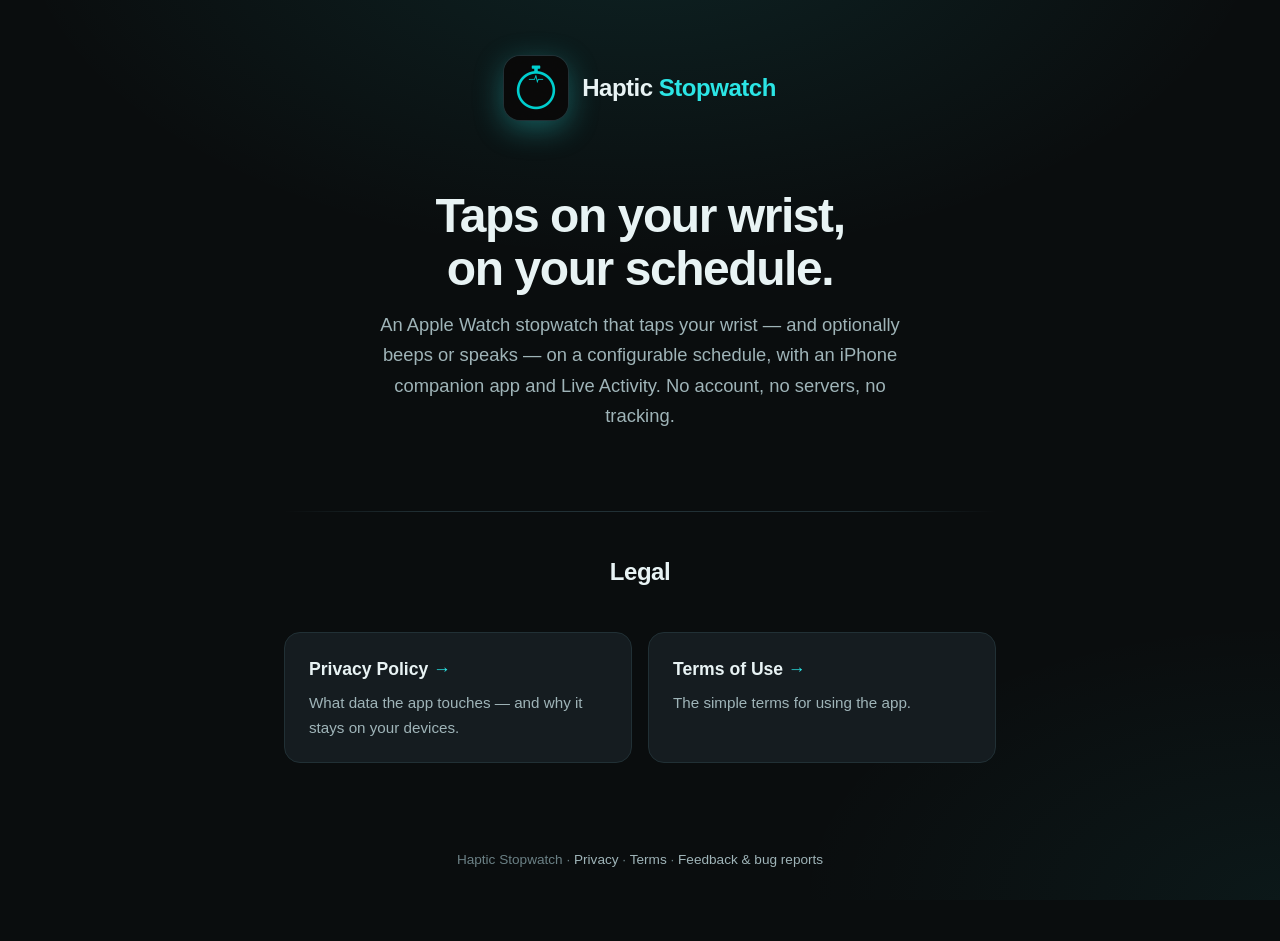
<file: index.html>
<!doctype html>
<html lang="en">
  <head>
    <meta charset="utf-8" />
    <meta name="viewport" content="width=device-width, initial-scale=1" />
    <title>Haptic Stopwatch</title>
    <meta
      name="description"
      content="Haptic Stopwatch — an Apple Watch stopwatch that taps your wrist on a schedule. Privacy policy and terms of use."
    />
    <meta name="theme-color" content="#0a0d0e" />
    <link rel="icon" type="image/png" href="assets/logo.png" />
    <link rel="stylesheet" href="assets/styles.css" />
  </head>
  <body>
    <header class="site-header">
      <a class="brand" href="index.html">
        <img src="assets/logo.png" alt="Haptic Stopwatch icon" />
        <span class="brand-name">Haptic <span class="pulse">Stopwatch</span></span>
      </a>
    </header>

    <main class="wrap">
      <section class="hero">
        <h1>Taps on your wrist,<br />on your schedule.</h1>
        <p class="lead">
          An Apple Watch stopwatch that taps your wrist — and optionally beeps or
          speaks — on a configurable schedule, with an iPhone companion app and
          Live Activity. No account, no servers, no tracking.
        </p>
      </section>

      <hr class="divider" />

      <section>
        <h2 style="text-align: center; letter-spacing: -0.02em">Legal</h2>
        <div class="cards">
          <a class="card" href="privacy.html">
            <h3>Privacy Policy <span class="arrow">→</span></h3>
            <p>What data the app touches — and why it stays on your devices.</p>
          </a>
          <a class="card" href="terms.html">
            <h3>Terms of Use <span class="arrow">→</span></h3>
            <p>The simple terms for using the app.</p>
          </a>
        </div>
      </section>
    </main>

    <footer class="site-footer">
      <p>
        Haptic Stopwatch ·
        <a href="privacy.html">Privacy</a> ·
        <a href="terms.html">Terms</a> ·
        <a href="https://github.com/lucaspeterson22/haptic-stopwatch-public"
          >Feedback &amp; bug reports</a
        >
      </p>
    </footer>
  </body>
</html>
</file>
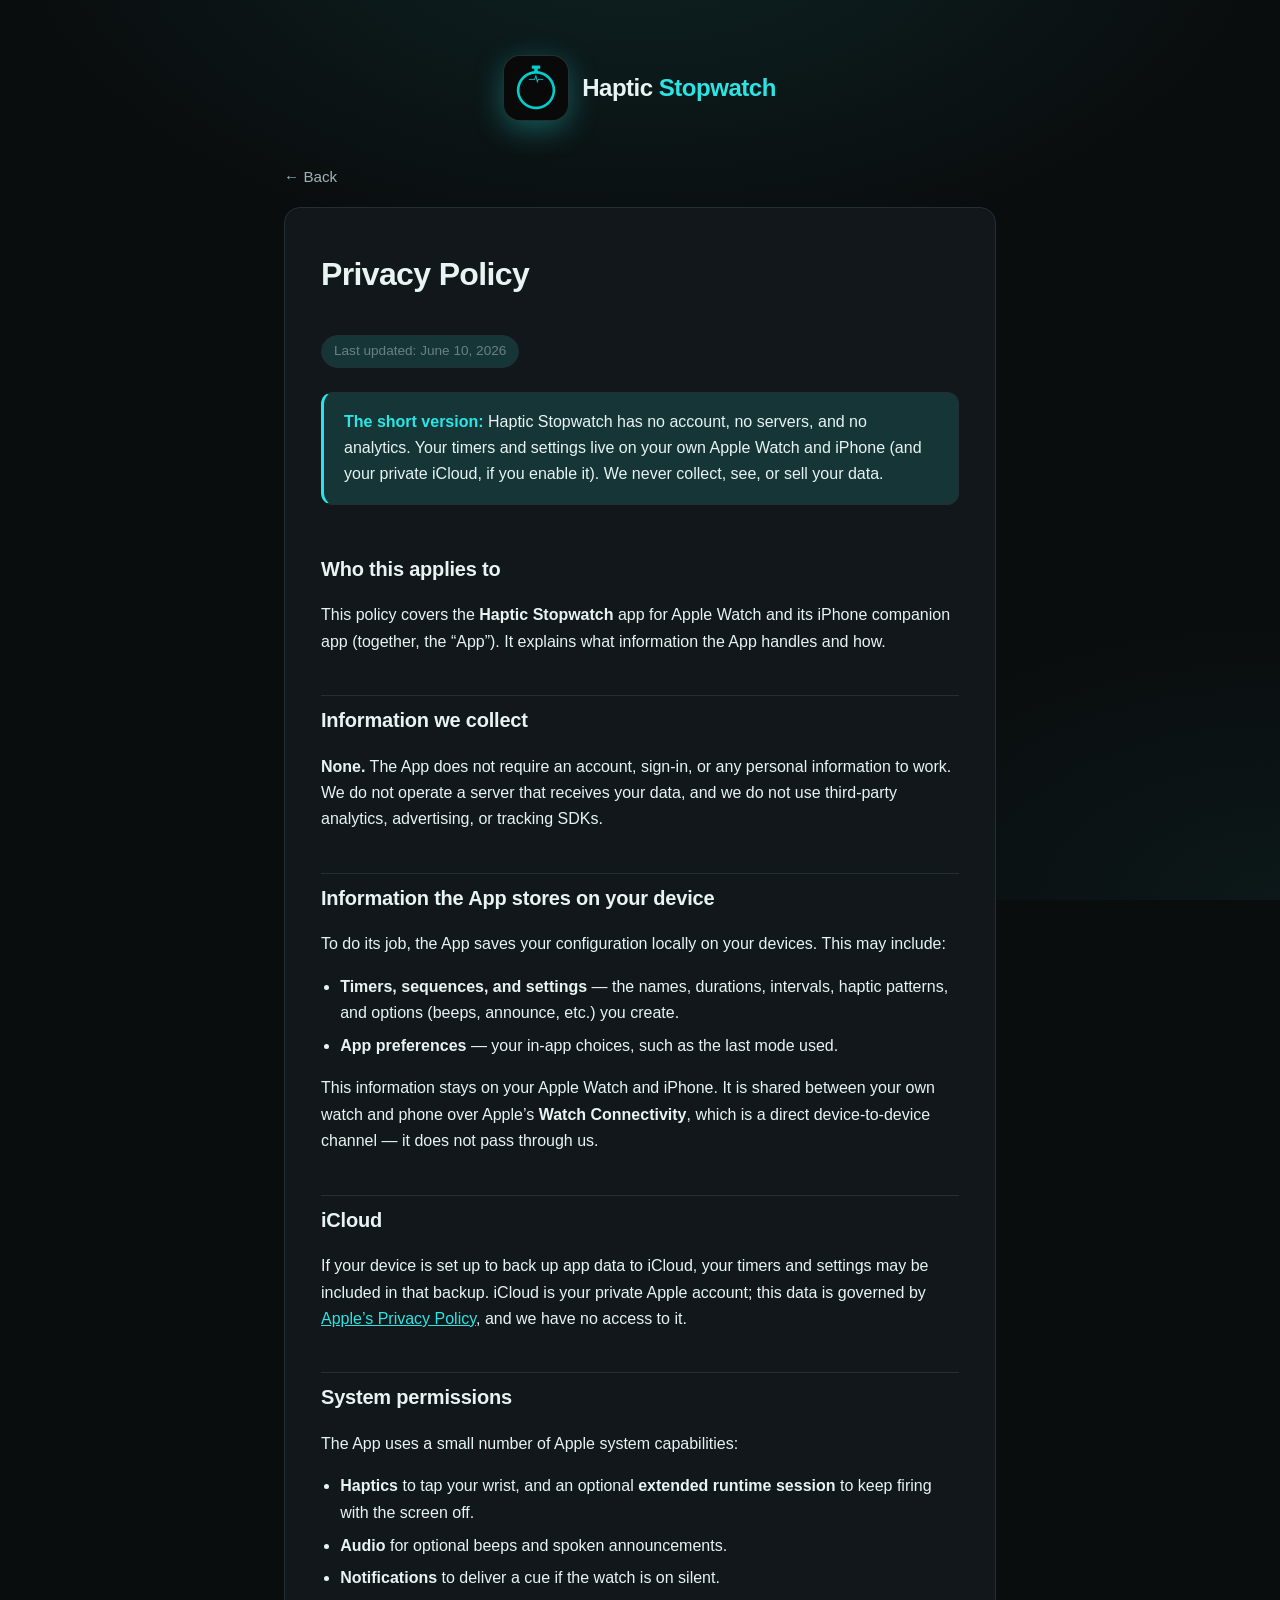
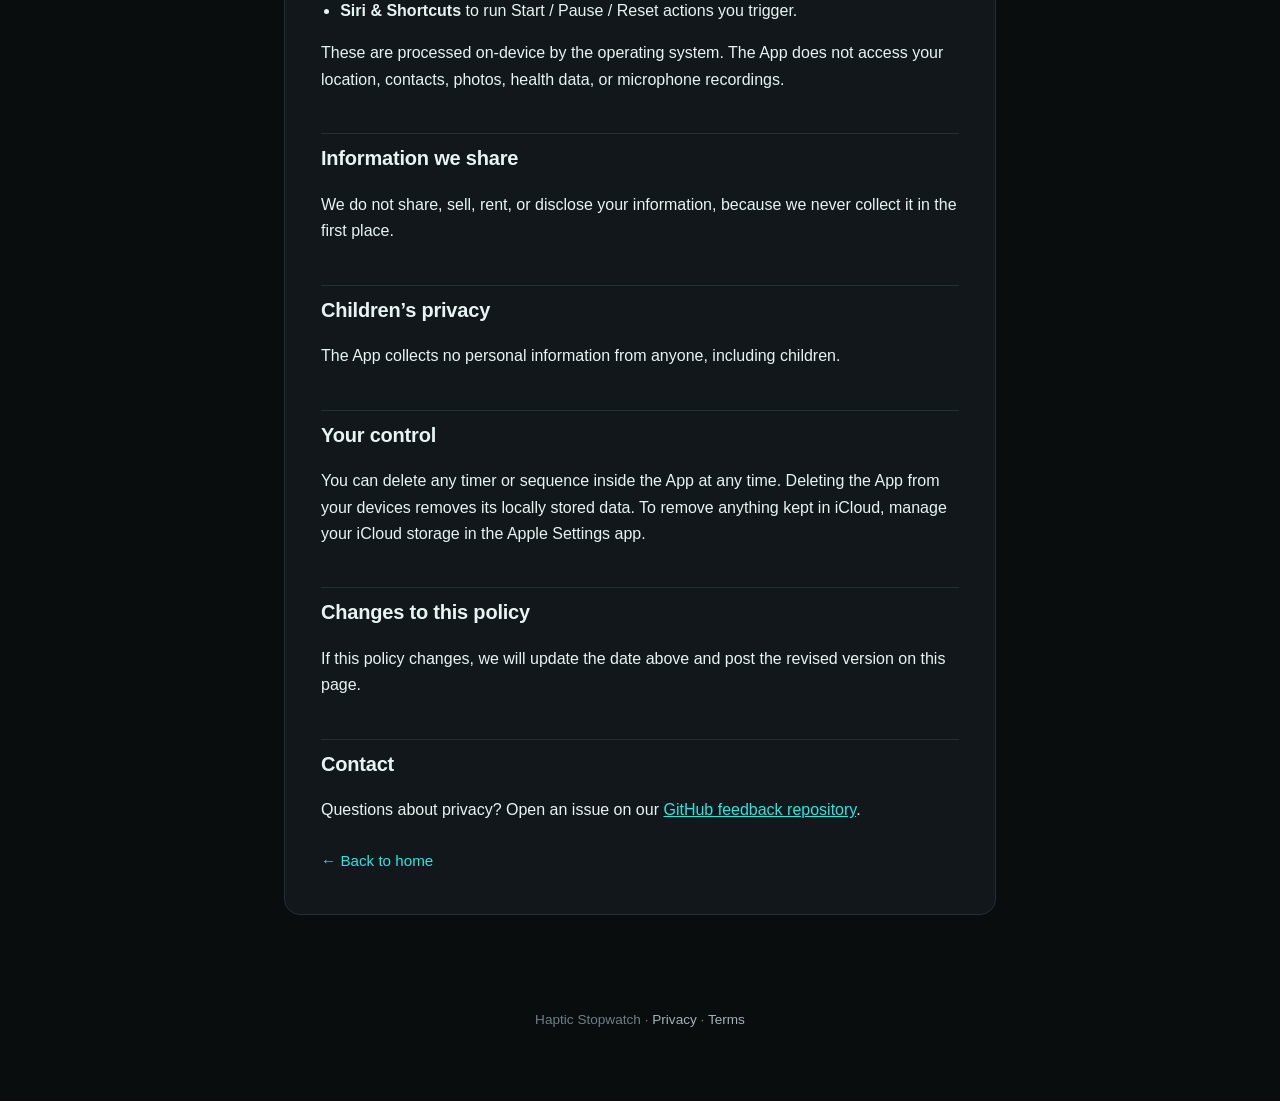
<file: privacy.html>
<!doctype html>
<html lang="en">
  <head>
    <meta charset="utf-8" />
    <meta name="viewport" content="width=device-width, initial-scale=1" />
    <title>Privacy Policy · Haptic Stopwatch</title>
    <meta
      name="description"
      content="Privacy policy for Haptic Stopwatch — no account, no servers, no tracking. Your data stays on your devices."
    />
    <meta name="theme-color" content="#0a0d0e" />
    <link rel="icon" type="image/png" href="assets/logo.png" />
    <link rel="stylesheet" href="assets/styles.css" />
  </head>
  <body>
    <header class="site-header">
      <a class="brand" href="index.html">
        <img src="assets/logo.png" alt="Haptic Stopwatch icon" />
        <span class="brand-name">Haptic <span class="pulse">Stopwatch</span></span>
      </a>
    </header>

    <main class="wrap">
      <a class="backlink" href="index.html">← Back</a>
      <article class="legal">
        <h1>Privacy Policy</h1>
        <span class="updated">Last updated: June 10, 2026</span>

        <div class="tldr">
          <strong>The short version:</strong> Haptic Stopwatch has no account, no
          servers, and no analytics. Your timers and settings live on your own
          Apple Watch and iPhone (and your private iCloud, if you enable it). We
          never collect, see, or sell your data.
        </div>

        <h2>Who this applies to</h2>
        <p>
          This policy covers the <strong>Haptic Stopwatch</strong> app for Apple
          Watch and its iPhone companion app (together, the “App”). It explains
          what information the App handles and how.
        </p>

        <h2>Information we collect</h2>
        <p>
          <strong>None.</strong> The App does not require an account, sign-in, or
          any personal information to work. We do not operate a server that
          receives your data, and we do not use third-party analytics,
          advertising, or tracking SDKs.
        </p>

        <h2>Information the App stores on your device</h2>
        <p>
          To do its job, the App saves your configuration locally on your devices.
          This may include:
        </p>
        <ul>
          <li>
            <strong>Timers, sequences, and settings</strong> — the names,
            durations, intervals, haptic patterns, and options (beeps, announce,
            etc.) you create.
          </li>
          <li>
            <strong>App preferences</strong> — your in-app choices, such as the
            last mode used.
          </li>
        </ul>
        <p>
          This information stays on your Apple Watch and iPhone. It is shared
          between your own watch and phone over Apple’s
          <strong>Watch Connectivity</strong>, which is a direct device-to-device
          channel — it does not pass through us.
        </p>

        <h2>iCloud</h2>
        <p>
          If your device is set up to back up app data to iCloud, your timers and
          settings may be included in that backup. iCloud is your private Apple
          account; this data is governed by
          <a href="https://www.apple.com/legal/privacy/" rel="noopener"
            >Apple’s Privacy Policy</a
          >, and we have no access to it.
        </p>

        <h2>System permissions</h2>
        <p>The App uses a small number of Apple system capabilities:</p>
        <ul>
          <li>
            <strong>Haptics</strong> to tap your wrist, and an optional
            <strong>extended runtime session</strong> to keep firing with the
            screen off.
          </li>
          <li>
            <strong>Audio</strong> for optional beeps and spoken announcements.
          </li>
          <li>
            <strong>Notifications</strong> to deliver a cue if the watch is on
            silent.
          </li>
          <li>
            <strong>Siri &amp; Shortcuts</strong> to run Start / Pause / Reset
            actions you trigger.
          </li>
        </ul>
        <p>
          These are processed on-device by the operating system. The App does not
          access your location, contacts, photos, health data, or microphone
          recordings.
        </p>

        <h2>Information we share</h2>
        <p>
          We do not share, sell, rent, or disclose your information, because we
          never collect it in the first place.
        </p>

        <h2>Children’s privacy</h2>
        <p>
          The App collects no personal information from anyone, including
          children.
        </p>

        <h2>Your control</h2>
        <p>
          You can delete any timer or sequence inside the App at any time.
          Deleting the App from your devices removes its locally stored data. To
          remove anything kept in iCloud, manage your iCloud storage in the Apple
          Settings app.
        </p>

        <h2>Changes to this policy</h2>
        <p>
          If this policy changes, we will update the date above and post the
          revised version on this page.
        </p>

        <h2>Contact</h2>
        <p>
          Questions about privacy? Open an issue on our
          <a
            href="https://github.com/lucaspeterson22/haptic-stopwatch-public/issues"
            rel="noopener"
            >GitHub feedback repository</a
          >.
        </p>

        <a class="backlink" href="index.html">← Back to home</a>
      </article>
    </main>

    <footer class="site-footer">
      <p>
        Haptic Stopwatch ·
        <a href="privacy.html">Privacy</a> ·
        <a href="terms.html">Terms</a>
      </p>
    </footer>
  </body>
</html>
</file>
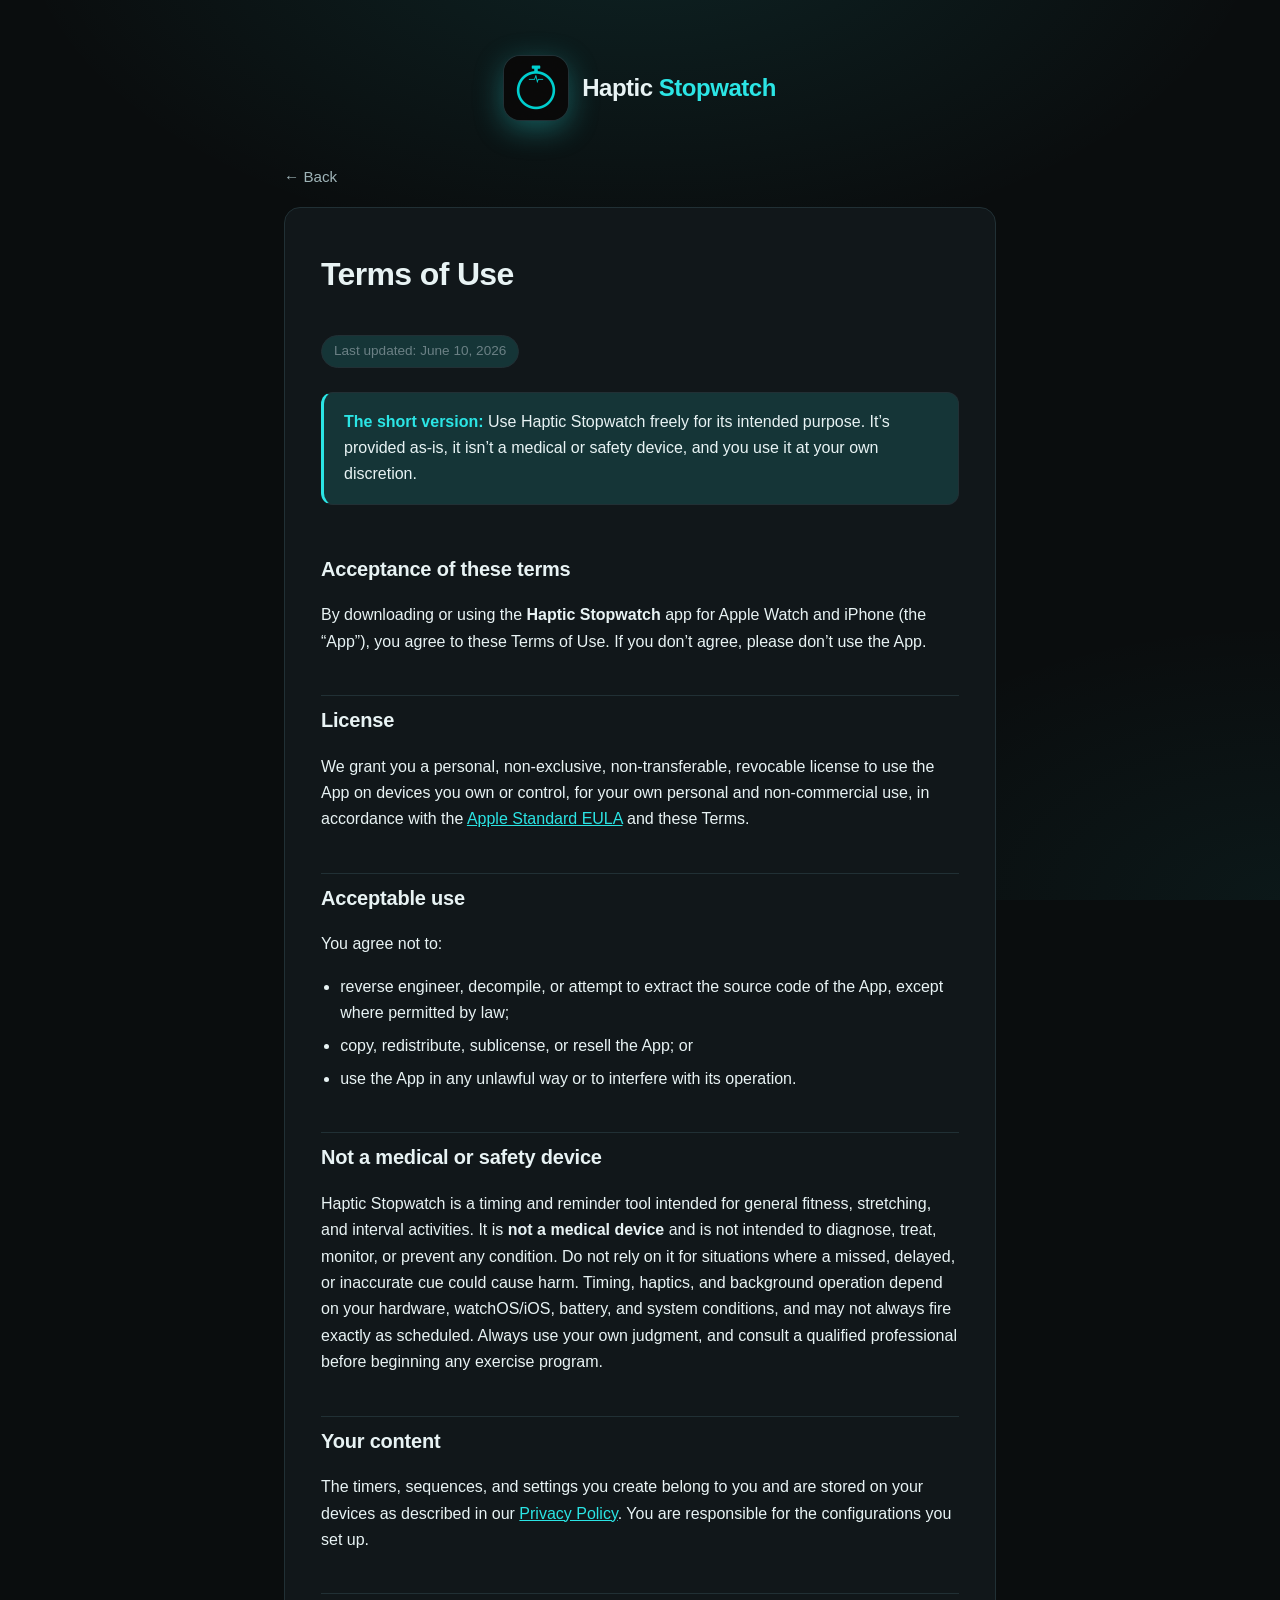
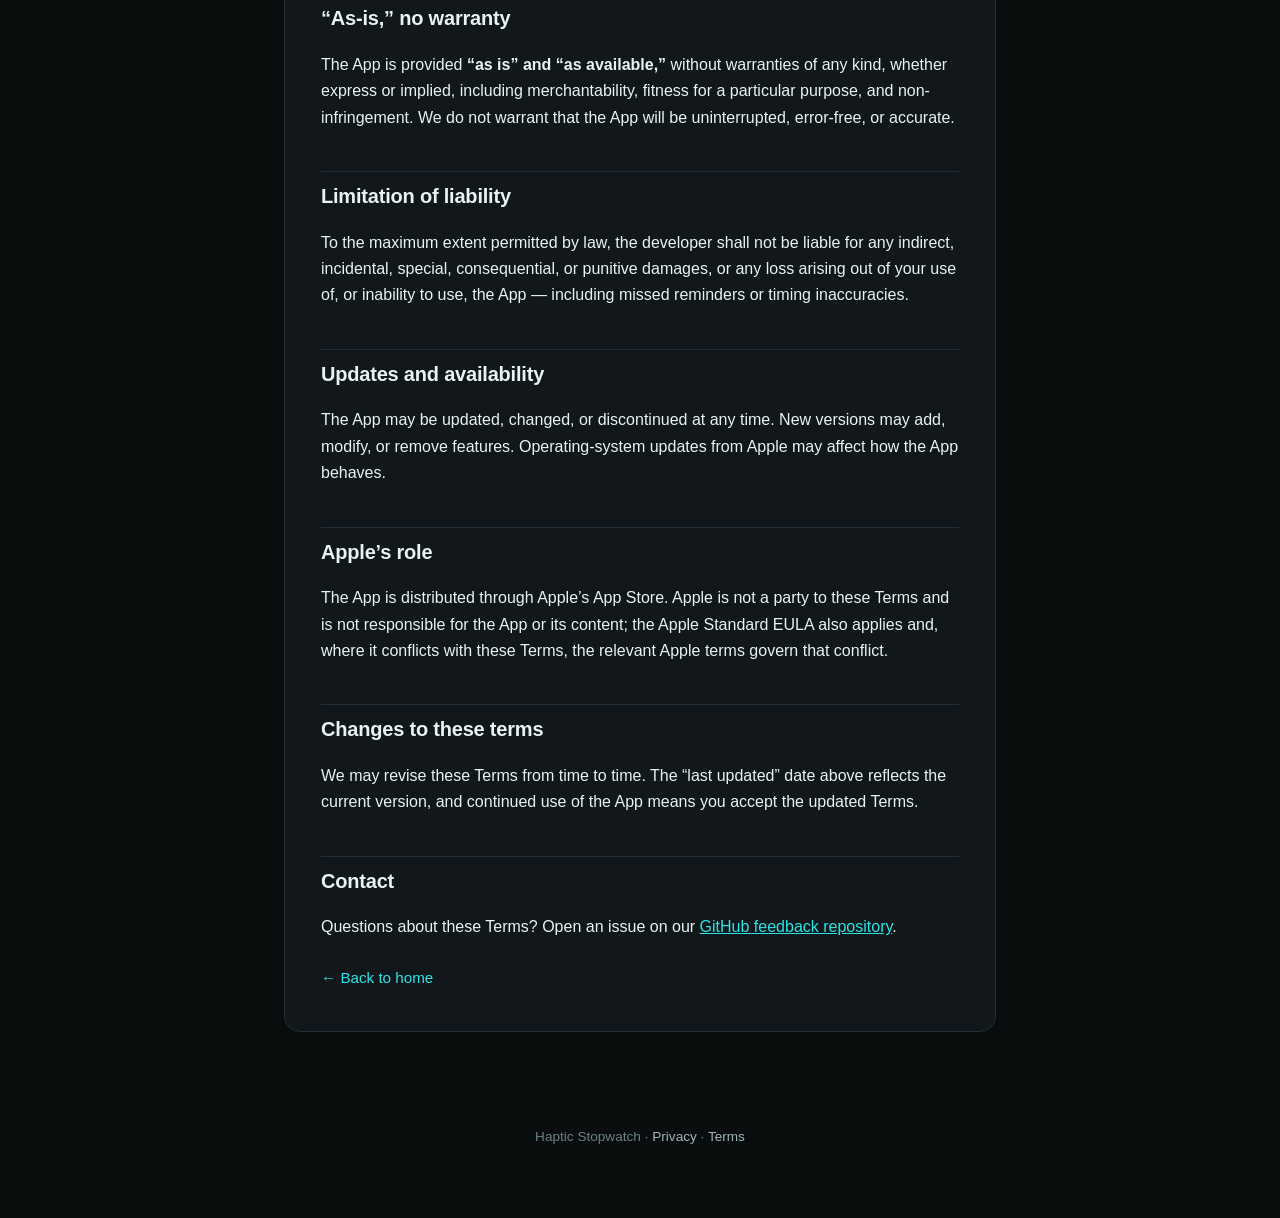
<file: terms.html>
<!doctype html>
<html lang="en">
  <head>
    <meta charset="utf-8" />
    <meta name="viewport" content="width=device-width, initial-scale=1" />
    <title>Terms of Use · Haptic Stopwatch</title>
    <meta
      name="description"
      content="Terms of use for the Haptic Stopwatch app for Apple Watch and iPhone."
    />
    <meta name="theme-color" content="#0a0d0e" />
    <link rel="icon" type="image/png" href="assets/logo.png" />
    <link rel="stylesheet" href="assets/styles.css" />
  </head>
  <body>
    <header class="site-header">
      <a class="brand" href="index.html">
        <img src="assets/logo.png" alt="Haptic Stopwatch icon" />
        <span class="brand-name">Haptic <span class="pulse">Stopwatch</span></span>
      </a>
    </header>

    <main class="wrap">
      <a class="backlink" href="index.html">← Back</a>
      <article class="legal">
        <h1>Terms of Use</h1>
        <span class="updated">Last updated: June 10, 2026</span>

        <div class="tldr">
          <strong>The short version:</strong> Use Haptic Stopwatch freely for its
          intended purpose. It’s provided as-is, it isn’t a medical or safety
          device, and you use it at your own discretion.
        </div>

        <h2>Acceptance of these terms</h2>
        <p>
          By downloading or using the <strong>Haptic Stopwatch</strong> app for
          Apple Watch and iPhone (the “App”), you agree to these Terms of Use. If
          you don’t agree, please don’t use the App.
        </p>

        <h2>License</h2>
        <p>
          We grant you a personal, non-exclusive, non-transferable, revocable
          license to use the App on devices you own or control, for your own
          personal and non-commercial use, in accordance with the
          <a
            href="https://www.apple.com/legal/internet-services/itunes/dev/stdeula/"
            rel="noopener"
            >Apple Standard EULA</a
          >
          and these Terms.
        </p>

        <h2>Acceptable use</h2>
        <p>You agree not to:</p>
        <ul>
          <li>
            reverse engineer, decompile, or attempt to extract the source code of
            the App, except where permitted by law;
          </li>
          <li>copy, redistribute, sublicense, or resell the App; or</li>
          <li>use the App in any unlawful way or to interfere with its operation.</li>
        </ul>

        <h2>Not a medical or safety device</h2>
        <p>
          Haptic Stopwatch is a timing and reminder tool intended for general
          fitness, stretching, and interval activities. It is
          <strong>not a medical device</strong> and is not intended to diagnose,
          treat, monitor, or prevent any condition. Do not rely on it for
          situations where a missed, delayed, or inaccurate cue could cause harm.
          Timing, haptics, and background operation depend on your hardware,
          watchOS/iOS, battery, and system conditions, and may not always fire
          exactly as scheduled. Always use your own judgment, and consult a
          qualified professional before beginning any exercise program.
        </p>

        <h2>Your content</h2>
        <p>
          The timers, sequences, and settings you create belong to you and are
          stored on your devices as described in our
          <a href="privacy.html">Privacy Policy</a>. You are responsible for the
          configurations you set up.
        </p>

        <h2>“As-is,” no warranty</h2>
        <p>
          The App is provided <strong>“as is” and “as available,”</strong> without
          warranties of any kind, whether express or implied, including
          merchantability, fitness for a particular purpose, and non-infringement.
          We do not warrant that the App will be uninterrupted, error-free, or
          accurate.
        </p>

        <h2>Limitation of liability</h2>
        <p>
          To the maximum extent permitted by law, the developer shall not be
          liable for any indirect, incidental, special, consequential, or
          punitive damages, or any loss arising out of your use of, or inability
          to use, the App — including missed reminders or timing inaccuracies.
        </p>

        <h2>Updates and availability</h2>
        <p>
          The App may be updated, changed, or discontinued at any time. New
          versions may add, modify, or remove features. Operating-system updates
          from Apple may affect how the App behaves.
        </p>

        <h2>Apple’s role</h2>
        <p>
          The App is distributed through Apple’s App Store. Apple is not a party to
          these Terms and is not responsible for the App or its content; the
          Apple Standard EULA also applies and, where it conflicts with these
          Terms, the relevant Apple terms govern that conflict.
        </p>

        <h2>Changes to these terms</h2>
        <p>
          We may revise these Terms from time to time. The “last updated” date
          above reflects the current version, and continued use of the App means
          you accept the updated Terms.
        </p>

        <h2>Contact</h2>
        <p>
          Questions about these Terms? Open an issue on our
          <a
            href="https://github.com/lucaspeterson22/haptic-stopwatch-public/issues"
            rel="noopener"
            >GitHub feedback repository</a
          >.
        </p>

        <a class="backlink" href="index.html">← Back to home</a>
      </article>
    </main>

    <footer class="site-footer">
      <p>
        Haptic Stopwatch ·
        <a href="privacy.html">Privacy</a> ·
        <a href="terms.html">Terms</a>
      </p>
    </footer>
  </body>
</html>
</file>
<file: assets/styles.css>
/* Haptic Stopwatch — shared site styles
   Brand: bright cyan pulse on near-black, echoing the app icon. */

:root {
  --bg: #0a0d0e;
  --bg-elev: #11171a;
  --surface: #151c20;
  --border: #213035;
  --text: #e8f3f4;
  --text-dim: #9fb4b8;
  --text-faint: #6b8085;
  --accent: #2be5e5;
  --accent-soft: rgba(43, 229, 229, 0.14);
  --accent-glow: rgba(43, 229, 229, 0.35);
  --radius: 16px;
  --maxw: 760px;
  --font: -apple-system, BlinkMacSystemFont, "SF Pro Text", "Segoe UI", Roboto,
    Helvetica, Arial, sans-serif;
}

* {
  box-sizing: border-box;
}

html {
  scroll-behavior: smooth;
}

body {
  margin: 0;
  font-family: var(--font);
  background: var(--bg);
  background-image: radial-gradient(
      900px 500px at 50% -10%,
      rgba(43, 229, 229, 0.1),
      transparent 70%
    ),
    radial-gradient(700px 400px at 100% 100%, rgba(43, 229, 229, 0.05), transparent 70%);
  background-attachment: fixed;
  color: var(--text);
  line-height: 1.65;
  -webkit-font-smoothing: antialiased;
}

.wrap {
  max-width: var(--maxw);
  margin: 0 auto;
  padding: 0 24px;
}

/* ---------- Header ---------- */

.site-header {
  padding: 56px 0 28px;
  text-align: center;
}

.brand {
  display: inline-flex;
  align-items: center;
  gap: 14px;
  text-decoration: none;
  color: var(--text);
}

.brand img {
  width: 64px;
  height: 64px;
  border-radius: 16px;
  box-shadow: 0 0 0 1px var(--border), 0 8px 30px var(--accent-glow);
}

.brand-name {
  font-size: 1.5rem;
  font-weight: 700;
  letter-spacing: -0.02em;
}

.brand-name .pulse {
  color: var(--accent);
}

/* ---------- Hero (landing) ---------- */

.hero {
  text-align: center;
  padding: 24px 0 8px;
}

.hero h1 {
  font-size: clamp(2rem, 6vw, 3rem);
  letter-spacing: -0.03em;
  margin: 0.2em 0 0.3em;
  line-height: 1.1;
}

.hero p.lead {
  font-size: 1.15rem;
  color: var(--text-dim);
  max-width: 540px;
  margin: 0 auto 32px;
}

.cards {
  display: grid;
  gap: 16px;
  grid-template-columns: 1fr 1fr;
  margin: 40px 0;
}

@media (max-width: 560px) {
  .cards {
    grid-template-columns: 1fr;
  }
}

.card {
  display: block;
  text-align: left;
  padding: 22px 24px;
  background: var(--surface);
  border: 1px solid var(--border);
  border-radius: var(--radius);
  text-decoration: none;
  color: var(--text);
  transition: border-color 0.2s ease, transform 0.2s ease, box-shadow 0.2s ease;
}

.card:hover {
  border-color: var(--accent);
  transform: translateY(-2px);
  box-shadow: 0 10px 40px -12px var(--accent-glow);
}

.card h3 {
  margin: 0 0 6px;
  font-size: 1.1rem;
}

.card p {
  margin: 0;
  color: var(--text-dim);
  font-size: 0.95rem;
}

.card .arrow {
  color: var(--accent);
  font-weight: 700;
}

/* ---------- Legal pages ---------- */

.legal {
  background: var(--bg-elev);
  border: 1px solid var(--border);
  border-radius: var(--radius);
  padding: 8px 36px 40px;
  margin: 16px 0 48px;
}

@media (max-width: 560px) {
  .legal {
    padding: 8px 22px 32px;
  }
}

.legal h1 {
  font-size: 2rem;
  letter-spacing: -0.02em;
  margin-top: 32px;
}

.legal h2 {
  font-size: 1.25rem;
  margin-top: 2em;
  padding-top: 0.4em;
  border-top: 1px solid var(--border);
  letter-spacing: -0.01em;
}

.legal h2:first-of-type {
  border-top: none;
}

.legal h3 {
  font-size: 1.05rem;
  margin-top: 1.6em;
  color: var(--accent);
}

.legal a {
  color: var(--accent);
}

.legal ul {
  padding-left: 1.2em;
}

.legal li {
  margin: 0.4em 0;
}

.legal strong {
  color: var(--text);
}

.updated {
  display: inline-block;
  font-size: 0.85rem;
  color: var(--text-faint);
  background: var(--accent-soft);
  border: 1px solid var(--border);
  padding: 4px 12px;
  border-radius: 999px;
  margin-top: 8px;
}

.tldr {
  background: var(--accent-soft);
  border: 1px solid var(--border);
  border-left: 3px solid var(--accent);
  border-radius: 12px;
  padding: 16px 20px;
  margin: 24px 0;
  color: var(--text);
}

.tldr strong {
  color: var(--accent);
}

/* ---------- Nav / footer ---------- */

.backlink {
  display: inline-flex;
  align-items: center;
  gap: 6px;
  color: var(--text-dim);
  text-decoration: none;
  font-size: 0.95rem;
  margin: 8px 0 0;
}

.backlink:hover {
  color: var(--accent);
}

.site-footer {
  text-align: center;
  color: var(--text-faint);
  font-size: 0.85rem;
  padding: 32px 0 56px;
}

.site-footer a {
  color: var(--text-dim);
  text-decoration: none;
}

.site-footer a:hover {
  color: var(--accent);
}

.divider {
  height: 1px;
  background: linear-gradient(
    90deg,
    transparent,
    var(--border) 20%,
    var(--border) 80%,
    transparent
  );
  border: none;
  margin: 40px 0;
}
</file>
